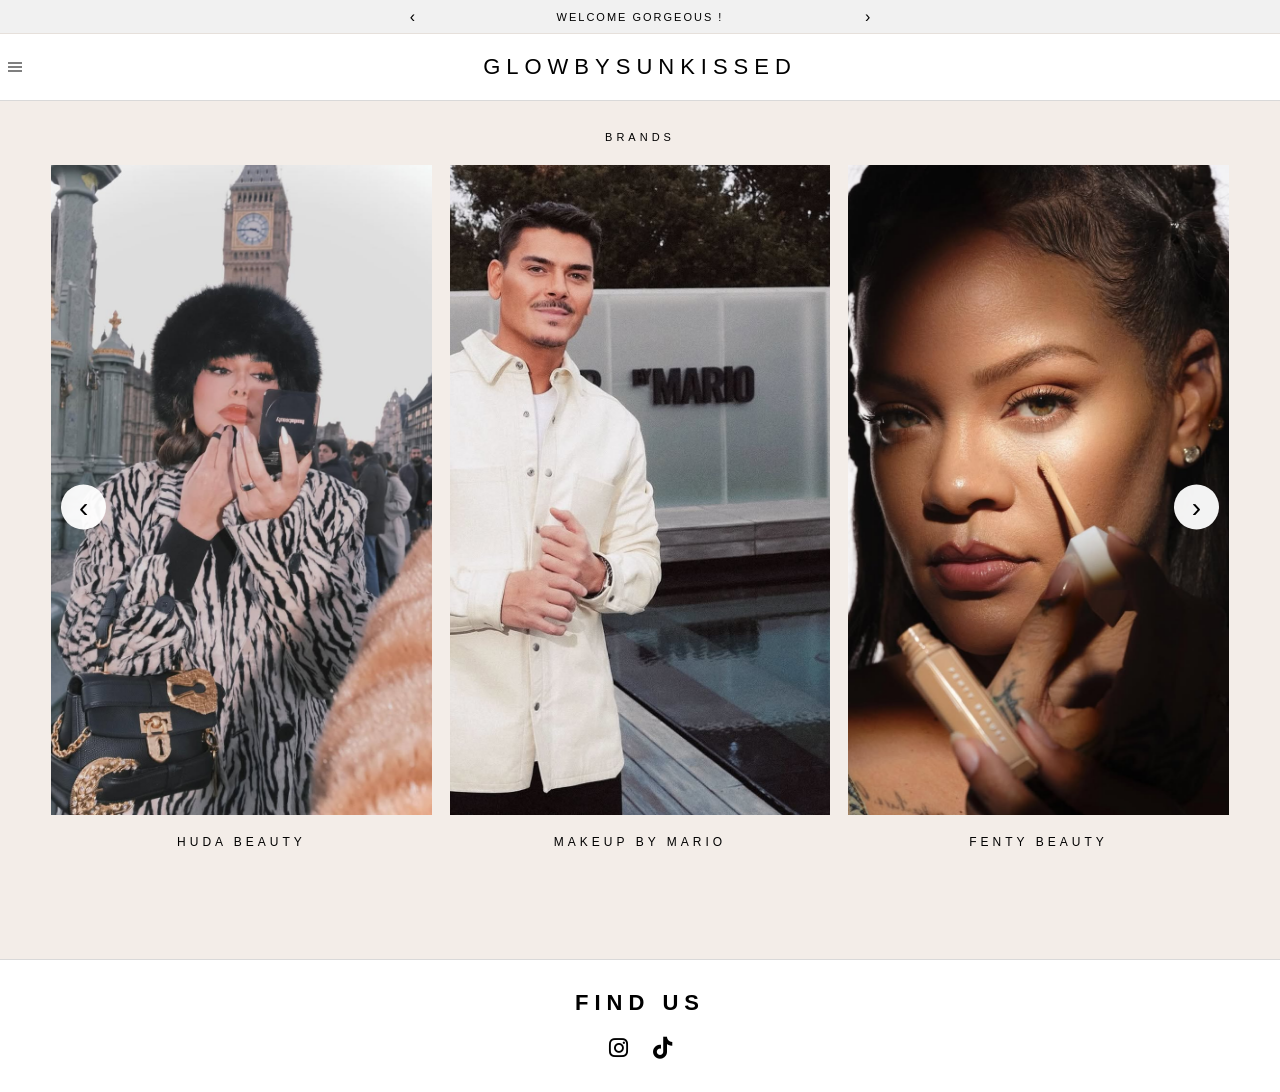
<file: index.html>
<!DOCTYPE html>
<html lang="en">
<head>
<meta charset="UTF-8">
<meta name="viewport" content="width=device-width, initial-scale=1.0">
<link rel="icon" type="image/png" href="iconn.png">
<title>glowbysunkissed</title>
<link rel="stylesheet" href="TitlePage1.css">
</head>

<body>

<div class="announcement-bar">

<button class="announce-btn" id="announcePrev">&#8249;</button>

<div class="announcement-container">
<div class="announcement-slider" id="announcementSlider">
<span class="announcement-item">WELCOME GORGEOUS !</span>
<span class="announcement-item">YOUR FAVORITE BRANDS ARE WAITING</span>
<span class="announcement-item">KEEP GLOWING BEAUTIFUL</span>
</div>
</div>

<button class="announce-btn" id="announceNext">&#8250;</button>

</div>

<header class="fenty-header">

<!-- MOBILE OVERLAY -->
<div class="mobile-overlay" id="mobileOverlay"></div>

<!-- MOBILE MENU -->
<div class="mobile-menu" id="mobileMenu">

  <div class="mobile-menu-header">
    <span>MENU</span>
    <button class="mobile-close" id="closeMenuBtn" aria-label="Close menu">&times;</button>
  </div>

  <div class="mobile-menu-content">

    <a href="face" class="mobile-menu-link">FACE</a>
    <a href="cheeks" class="mobile-menu-link">CHEEKS</a>
    <a href="eyes" class="mobile-menu-link">EYES</a>
    <a href="lips" class="mobile-menu-link">LIPS</a>
    <a href="brush" class="mobile-menu-link">BRUSH</a>

    <!-- BRANDS COMBO BOX -->
    <div class="mobile-menu-group brands-combo">
      <button class="mobile-menu-link combo-toggle" type="button">
        <span>BRANDS</span>
        <span class="combo-icon">+</span>
      </button>

      <div class="mobile-submenu">
        <a href="hudabeauty">HUDABEAUTY</a>
        <a href="makeupbymario">MAKEUPBYMARIO</a>
        <a href="fentybeauty">FENTYBEAUTY</a>
        <a href="refy">REFY</a>
        <a href="loca">LOCA</a>
        <a href="kosas">KOSAS</a>
        <a href="onesize">ONESIZE</a>
        <a href="hauslabs">HAUSLABS</a>
        <a href="saie">SAIE</a>
      </div>
    </div>

    <div class="mobile-world-title">
      <strong>GLOW</strong> WORLD
    </div>

    <div class="mobile-world-links">
      <a href="#" class="mobile-menu-link findus-toggle">FIND US</a>

      <div class="findus-submenu">
        <a href="https://www.instagram.com/glow.bysunkissed">INSTAGRAM</a>
        <a href="https://www.tiktok.com/@sunkissedreview">TIKTOK</a>
      </div>

      <a href="ourstory">OUR STORY</a>
    </div>

  </div>
</div>

<!-- MENU ICON -->
<div class="menu-icon" id="menuBtn">
<span></span>
<span></span>
<span></span>
</div>

<h1>
<a href="index.html" class="logo-link">GLOWBYSUNKISSED</a>
</h1>

</header>

<!-- MEGA MENU -->
<div class="mega-menu">
  <div class="mega-grid">

    <a href="face" class="mega-item">
      <img src="headerpc/face.jpg" alt="FACE">
      <p>FACE</p>
    </a>

    <a href="cheeks" class="mega-item">
      <img src="headerpc/cheeks.jpg" alt="CHEEKS">
      <p>CHEEKS</p>
    </a>

    <a href="eyes" class="mega-item">
      <img src="headerpc/eyes.jpg" alt="EYES">
      <p>EYES</p>
    </a>

    <a href="lips" class="mega-item">
      <img src="headerpc/lips.jpg" alt="LIPS">
      <p>LIPS</p>
    </a>

    <a href="brush" class="mega-item">
      <img src="headerpc/brush.jpg" alt="BRUSH">
      <p>BRUSH</p>
    </a>

  </div>
</div>

<section class="categories-section">

<p class="sub-title">BRANDS</p>

<div class="categories-wrapper">

<button class="nav-btn prev" id="prevBtn">&#8249;</button>

<div class="categories-slider" id="categoriesSlider">

<!-- Huda Beauty -->
<div class="category-card">
<div class="category-image-box">
<img src="titleHudabeauty.jpg" alt="HUDA BEAUTY">
<a href="hudabeauty" class="view-product-btn">EXPLORE</a>
</div>
<span class="category-label">HUDA BEAUTY</span>
</div>

<!-- Makeup By Mario -->
<div class="category-card">
<div class="category-image-box">
<img src="titleMakeupByMario.jpg" alt="MAKEUP BY MARIO">
<a href="makeupbymario" class="view-product-btn">EXPLORE</a>
</div>
<span class="category-label">MAKEUP BY MARIO</span>
</div>

<!-- Fenty Beauty -->
<div class="category-card">
<div class="category-image-box">
<img src="titleFentyBeauty.jpg" alt="FENTY BEAUTY">
<a href="fentybeauty" class="view-product-btn">EXPLORE</a>
</div>
<span class="category-label">FENTY BEAUTY</span>
</div>

<!-- REFY -->
<div class="category-card">
<div class="category-image-box">
<img src="titleREFY.jpg" alt="REFY">
<a href="refy" class="view-product-btn">EXPLORE</a>
</div>
<span class="category-label">REFY</span>
</div>

<!-- LOCA -->
<div class="category-card">
<div class="category-image-box">
<img src="titleLoca.jpg" alt="LOCA">
<a href="loca" class="view-product-btn">EXPLORE</a>
</div>
<span class="category-label">LOCA</span>
</div>

<!-- KOSAS -->
<div class="category-card">
<div class="category-image-box">
<img src="titleKosas.jpg" alt="KOSAS">
<a href="kosas" class="view-product-btn">EXPLORE</a>
</div>
<span class="category-label">KOSAS</span>
</div>

<!-- ONESIZE -->
<div class="category-card">
<div class="category-image-box">
<img src="titleOnesize.jpg" alt="ONE/SIZE">
<a href="onesize" class="view-product-btn">EXPLORE</a>
</div>
<span class="category-label">ONE/SIZE</span>
</div>

<!-- HAUS LABS -->
<div class="category-card">
<div class="category-image-box">
<img src="titleHausLabss143.jpg" alt="HAUS LABS">
<a href="hauslabs" class="view-product-btn">EXPLORE</a>
</div>
<span class="category-label">HAUS LABS</span>
</div>

<!-- Saie -->
<div class="category-card">
<div class="category-image-box">
<img src="titleSaie.jpg" alt="SAIE">
<a href="saie" class="view-product-btn">EXPLORE</a>
</div>
<span class="category-label">SAIE</span>
</div>

</div>

<button class="nav-btn next" id="nextBtn">&#8250;</button>

</div>
</section>

<footer class="footer-findus" id="findus">

<h1>FIND US</h1>

<div class="social-icons">
<a href="https://www.instagram.com/glow.bysunkissed"><i class="fa-brands fa-instagram"></i></a>
<a href="https://www.tiktok.com/@sunkissedreview"><i class="fa-brands fa-tiktok"></i></a>
</div>

</footer>

<link rel="stylesheet" href="https://cdnjs.cloudflare.com/ajax/libs/font-awesome/6.5.0/css/all.min.css">

<script src="titlepage.js"></script>

</body>
</html>
</file>
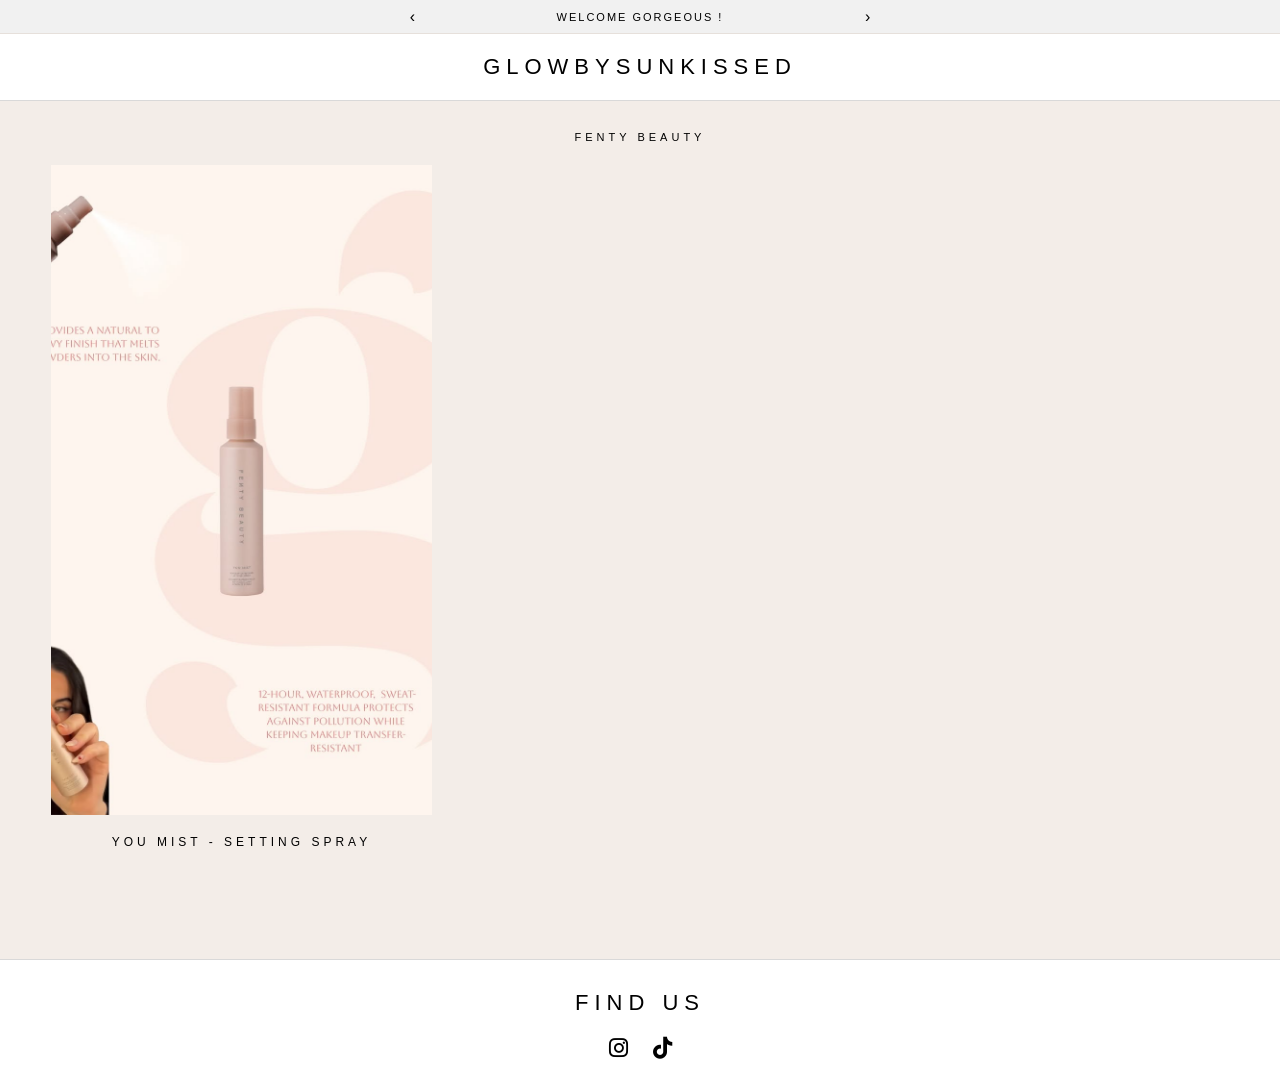
<file: fentybeauty.html>
<!DOCTYPE html>
<html lang="en">
<head>
<meta charset="UTF-8">
<title>glowbysunkissed</title>
<meta name="viewport" content="width=device-width, initial-scale=1.0">
  <link rel="icon" type="image/png" href="iconn.png">
<link rel="stylesheet" href="products.css">
</head>

<body>
<div class="announcement-bar">

<button class="announce-btn" id="announcePrev">&#8249;</button>

<div class="announcement-container">
  <div class="announcement-slider" id="announcementSlider">

    <span class="announcement-item">WELCOME GORGEOUS !</span>
    <span class="announcement-item">YOUR FAVORITE BRANDS ARE WAITING</span>
    <span class="announcement-item">KEEP GLOWING BEAUTIFUL</span>

  </div>
</div>

<button class="announce-btn" id="announceNext">&#8250;</button>

</div>
<header class="fenty-header">
<h1>
<a href="/index" class="logo-link">GLOWBYSUNKISSED</a>
</h1>
</header>

<section class="categories-section">
<p class="sub-title">FENTY BEAUTY</p>

<div class="categories-wrapper">

<div class="categories-slider" id="categoriesSlider">

<!-- PRODUCT 1 -->
<div class="category-card">
<div class="category-image-box">

<img src="FentyBeauty/Product1.jpg" class="img-main">
<img src="FentyBeauty/PRODUCT 2of1.jpg" class="img-hover">

<a href="" class="view-product-btn">MINI SIZE<BR>BD 6.5</a>

</div>
<span class="category-label">YOU MIST - SETTING SPRAY </span>
</div>

<!-- PRODUCT 2
<div class="category-card">
<div class="category-image-box">

<img src="HUDA BEAUTY PRODUCTS/product 2.jpg" class="img-main">
<img src="HUDA BEAUTY PRODUCTS/Product 2of2.jpg" class="img-hover">

<a href="#" class="view-product-btn">BD 16.5</a>

</div>
<span class="category-label">EASY BAKE PRESSED POWDER 
</span>
</div>

PRODUCT 3
<div class="category-card">
<div class="category-image-box">

<img src="HUDA BEAUTY PRODUCTS/PRODUCT 11.jpg" class="img-main">
<img src="HUDA BEAUTY PRODUCTS/PRODUCT 2of11.jpg" class="img-hover">

<a href="#" class="view-product-btn">BD 9</a>

</div>
<span class="category-label">BLUSH FILTER LIQUID BLUSH
</span>
</div>

</div>

</div> -->
</section>
<footer class="footer-findus">

  <h1>FIND US</h1>

  <div class="social-icons">

    <a href="https://www.instagram.com/glow.bysunkissed?utm_source=ig_web_button_share_sheet&igsh=ZDNlZDc0MzIxNw=="><i class="fa-brands fa-instagram"></i></a>
    <a href="https://www.tiktok.com/@sunkissedreview?_r=1&_t=ZS-94e5HnaleOu"><i class="fa-brands fa-tiktok"></i></a>
  </div>

</footer>

<!-- ICON LIBRARY -->
<link rel="stylesheet" href="https://cdnjs.cloudflare.com/ajax/libs/font-awesome/6.5.0/css/all.min.css">

<script src="products.js"></script>

</body>
</html>
</file>
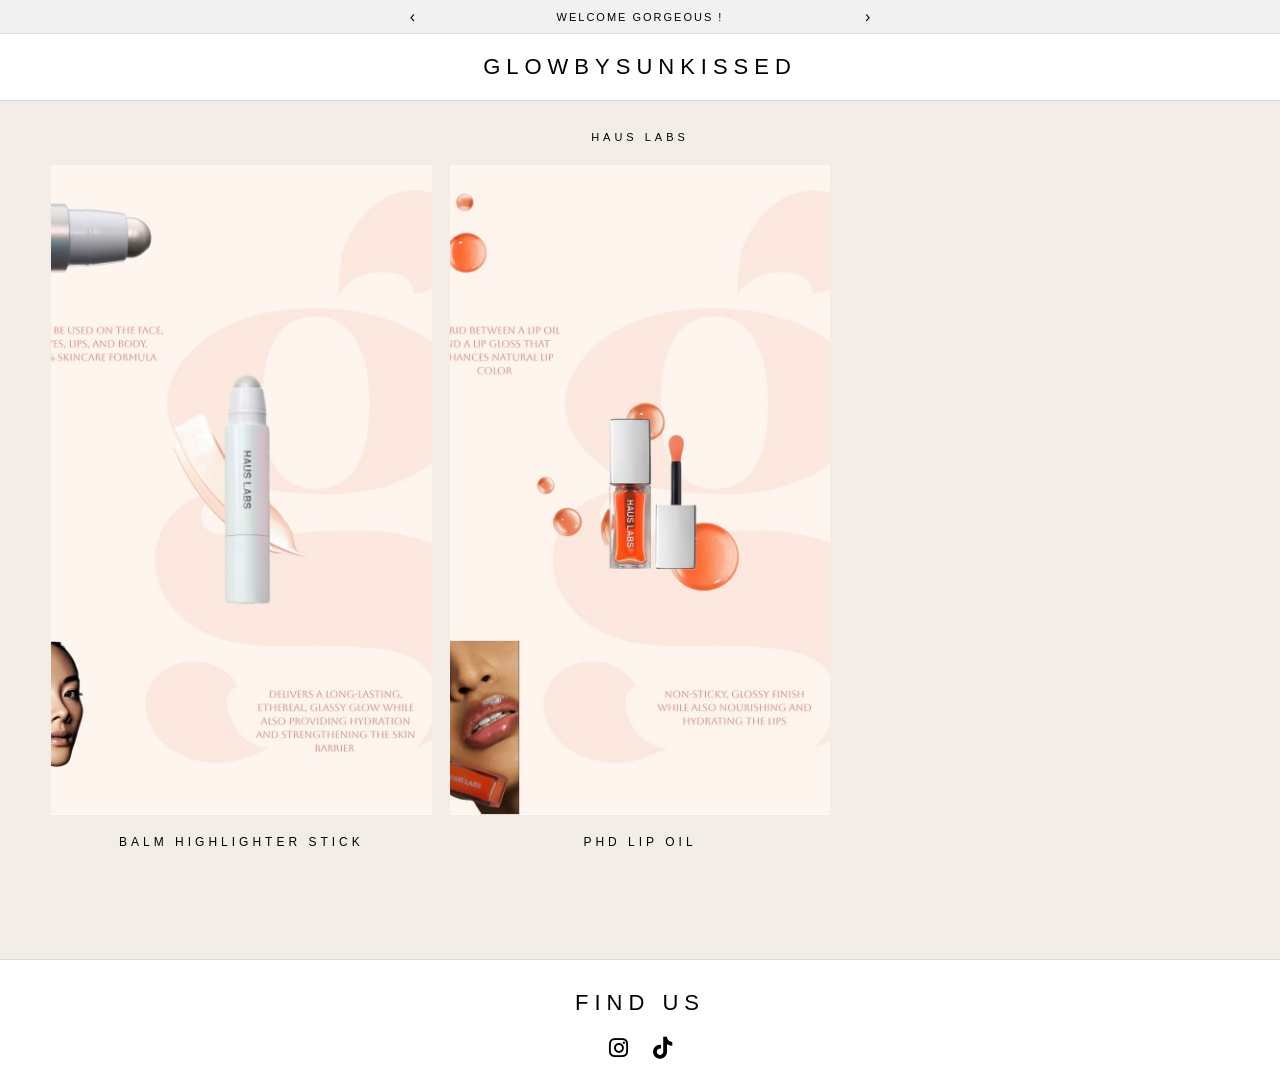
<file: hauslabs.html>
<!DOCTYPE html>
<html lang="en">
<head>
<meta charset="UTF-8">
<title>glowbysunkissed</title>
<meta name="viewport" content="width=device-width, initial-scale=1.0">
  <link rel="icon" type="image/png" href="iconn.png">
<link rel="stylesheet" href="products.css">
</head>

<body>
<div class="announcement-bar">

<button class="announce-btn" id="announcePrev">&#8249;</button>

<div class="announcement-container">
  <div class="announcement-slider" id="announcementSlider">

    <span class="announcement-item">WELCOME GORGEOUS !</span>
    <span class="announcement-item">YOUR FAVORITE BRANDS ARE WAITING</span>
    <span class="announcement-item">KEEP GLOWING BEAUTIFUL</span>

  </div>
</div>

<button class="announce-btn" id="announceNext">&#8250;</button>

</div>

<header class="fenty-header">
<h1>
<a href="/index" class="logo-link">GLOWBYSUNKISSED</a>
</h1>
</header>

<section class="categories-section">
<p class="sub-title">HAUS LABS</p>

<div class="categories-wrapper">

<div class="categories-slider" id="categoriesSlider">

<!-- PRODUCT 1 -->
<div class="category-card">
<div class="category-image-box">

<img src="HausLabs/product 1.jpg" class="img-main">
<img src="HausLabs/product 2of1.jpg" class="img-hover">
<select class="shade-select">
<option selected disabled>AVAILABLE SHADES</option>
<option>GLASSY OPAL </option>


</select>

<a href="" class="view-product-btn">BD 12</a>

</div>
<span class="category-label">BALM HIGHLIGHTER STICK</span>
</div>

<!-- PRODUCT 2 -->
<div class="category-card">
<div class="category-image-box">

<img src="HausLabs/product 2.jpg" class="img-main">
<img src="HausLabs/product 2of2.jpg" class="img-hover">
<a href="" class="view-product-btn">BD 13 </a>
<select class="shade-select">
<option selected disabled>AVAILABLE SHADES</option>
<option>SECONDARY </option>


</select>
</div>
<span class="category-label">PHD LIP OIL</span>
</div>

<!-- PRODUCT 3
<div class="category-card">
<div class="category-image-box">

<img src="HUDA BEAUTY PRODUCTS/PRODUCT 11.jpg" class="img-main">
<img src="HUDA BEAUTY PRODUCTS/PRODUCT 2of11.jpg" class="img-hover">

<a href="#" class="view-product-btn">BD 9</a>

</div>
<span class="category-label">BLUSH FILTER LIQUID BLUSH
</span>
</div>

</div>

</div> -->
</section>
<footer class="footer-findus">

  <h1>FIND US</h1>

  <div class="social-icons">

    <a href="https://www.instagram.com/glow.bysunkissed?utm_source=ig_web_button_share_sheet&igsh=ZDNlZDc0MzIxNw=="><i class="fa-brands fa-instagram"></i></a>
    <a href="https://www.tiktok.com/@sunkissedreview?_r=1&_t=ZS-94e5HnaleOu"><i class="fa-brands fa-tiktok"></i></a>
  </div>

</footer>

<!-- ICON LIBRARY -->
<link rel="stylesheet" href="https://cdnjs.cloudflare.com/ajax/libs/font-awesome/6.5.0/css/all.min.css">

<script src="products.js"></script>

</body>
</html>
</file>
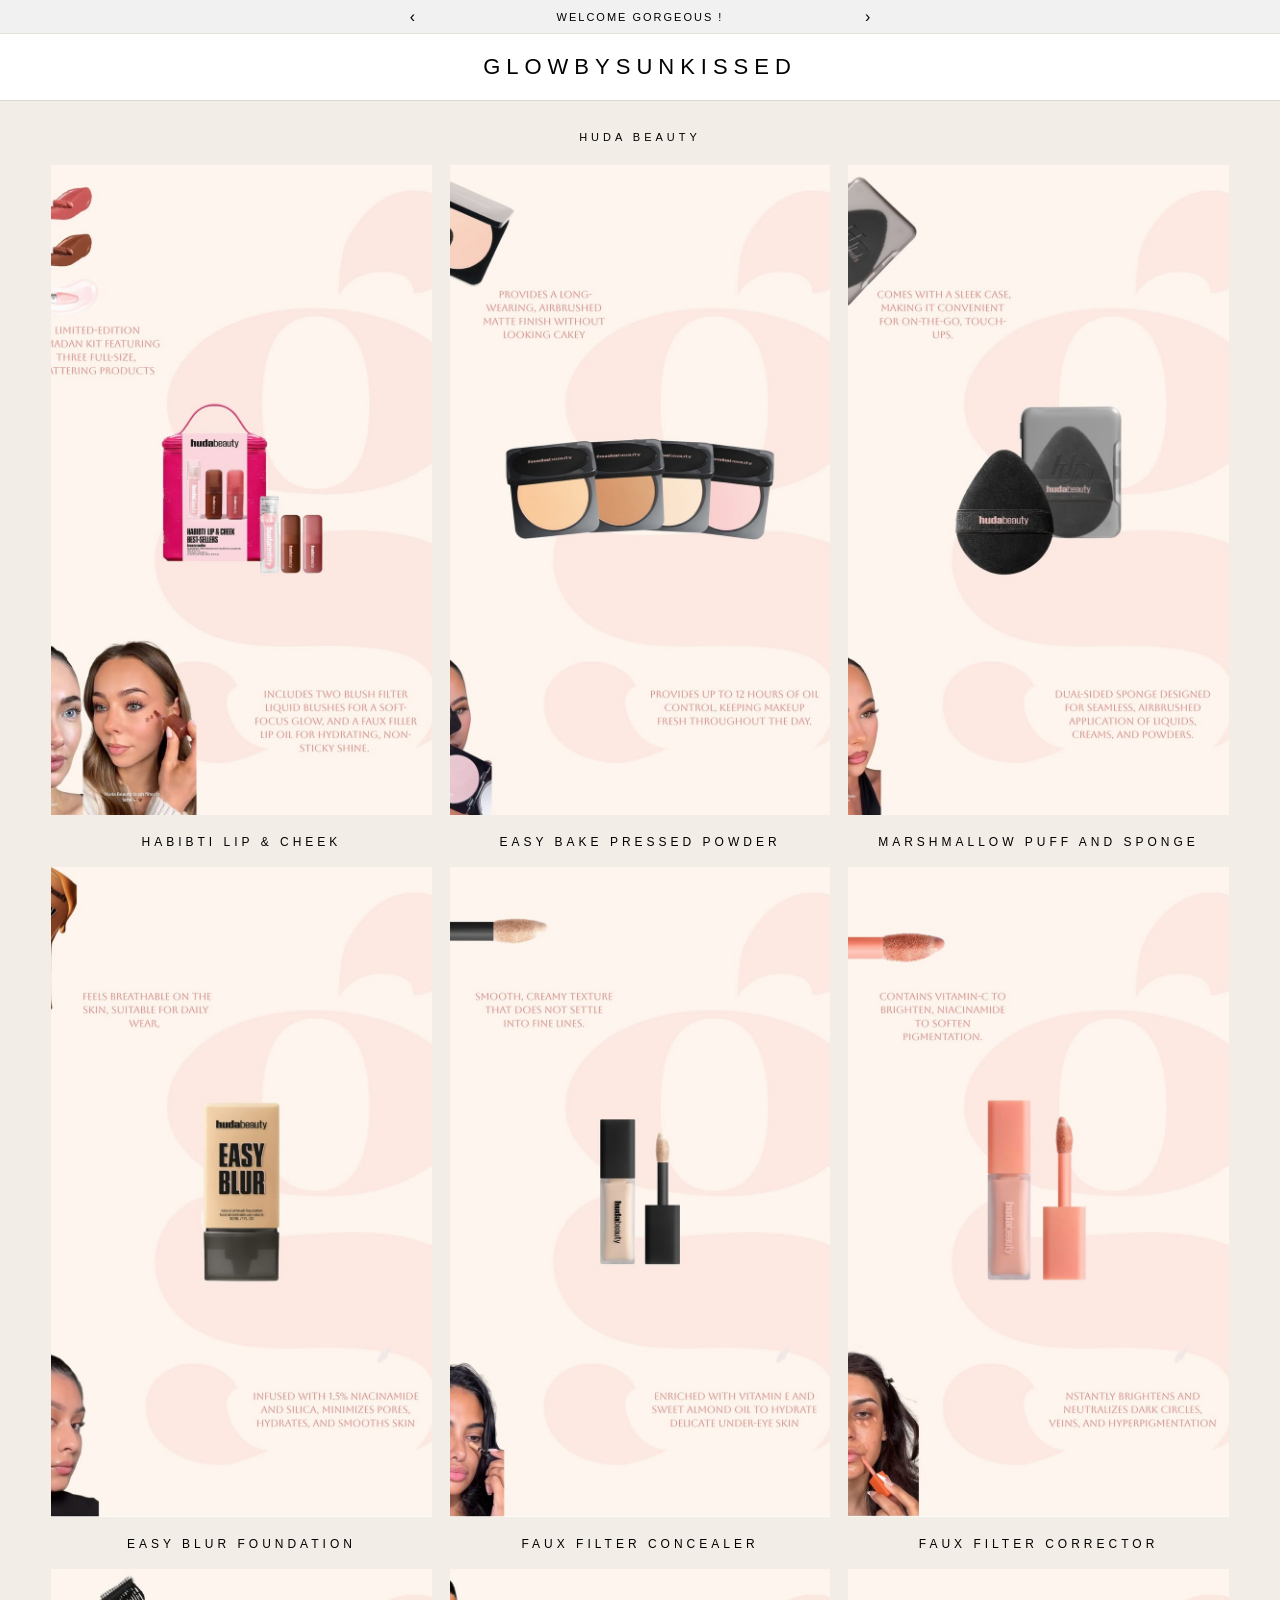
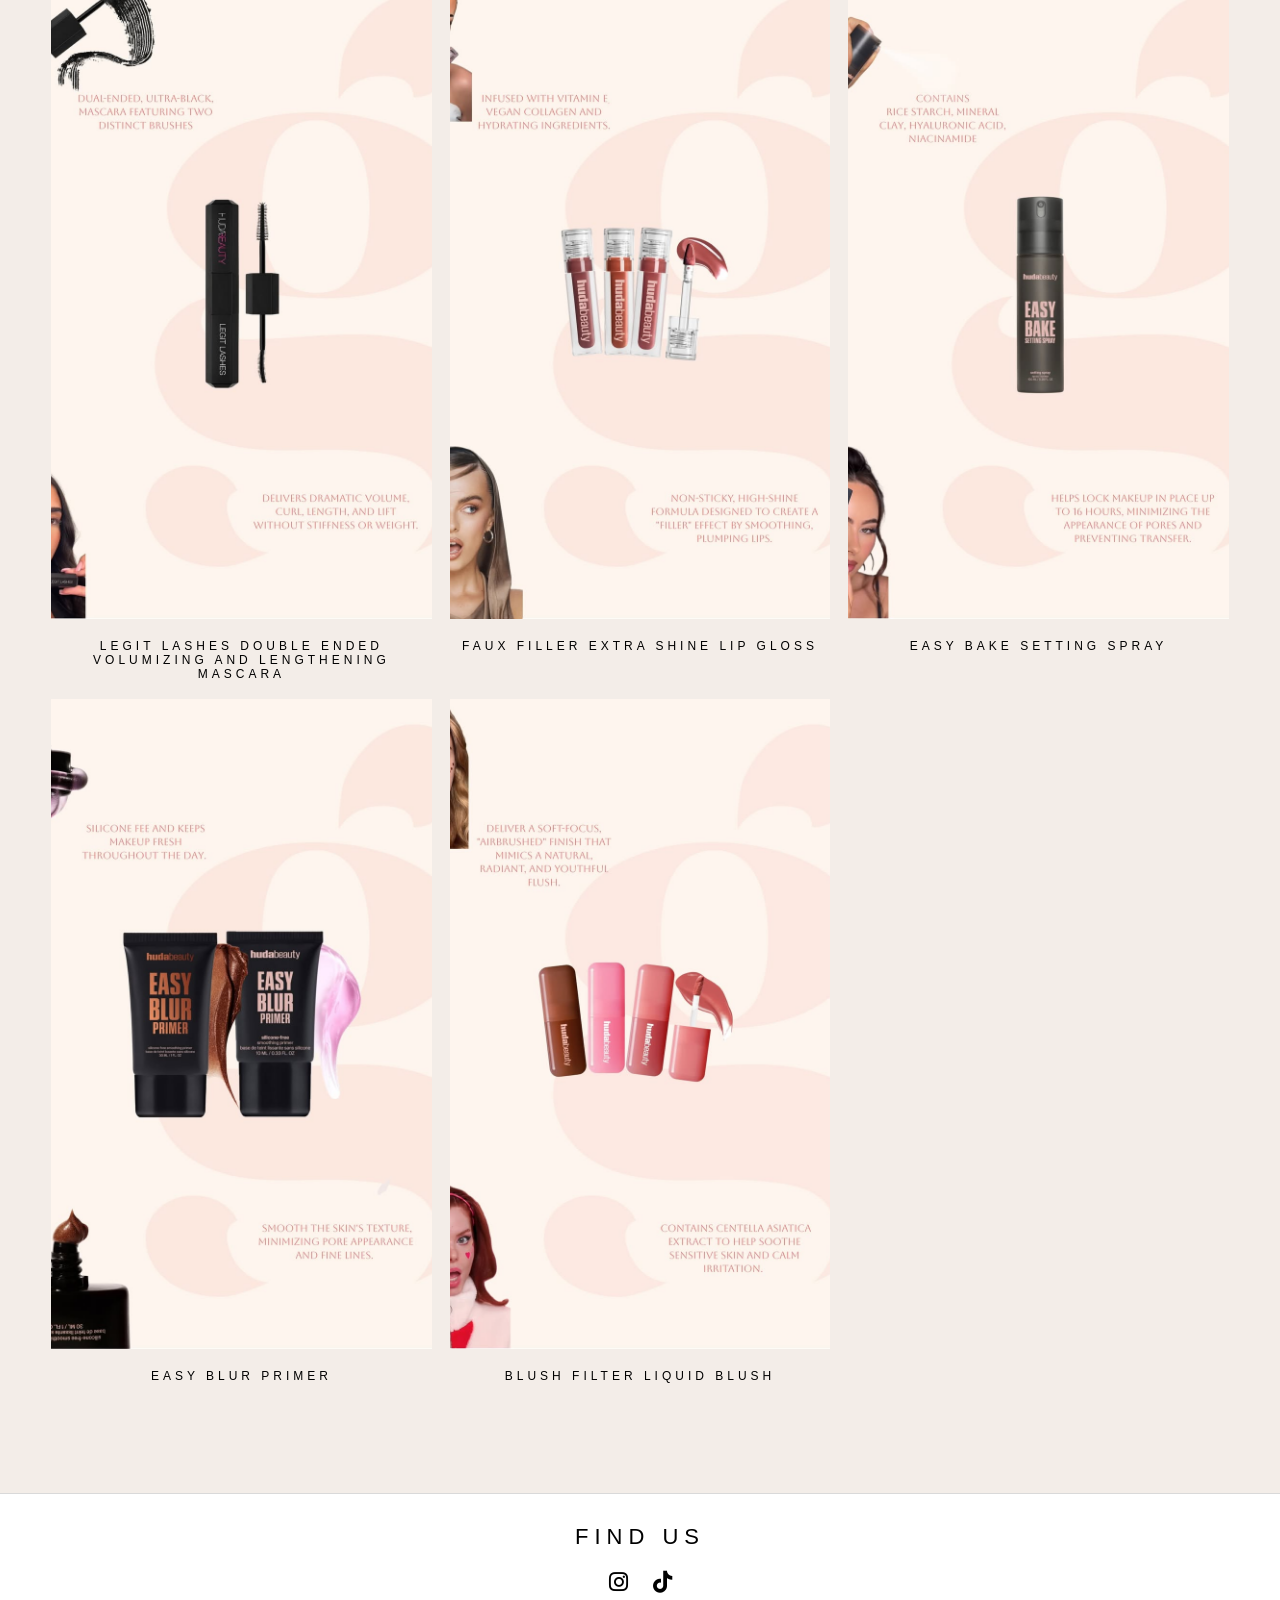
<file: hudabeauty.html>
<!DOCTYPE html>
<html lang="en">
<head>
<meta charset="UTF-8">
<title>glowbysunkissed</title>
<meta name="viewport" content="width=device-width, initial-scale=1.0">
  <link rel="icon" type="image/png" href="iconn.png">
<link rel="stylesheet" href="products.css">
</head>

<body>
<div class="announcement-bar">

<button class="announce-btn" id="announcePrev">&#8249;</button>

<div class="announcement-container">
  <div class="announcement-slider" id="announcementSlider">

    <span class="announcement-item">WELCOME GORGEOUS !</span>
    <span class="announcement-item">YOUR FAVORITE BRANDS ARE WAITING</span>
    <span class="announcement-item">KEEP GLOWING BEAUTIFUL</span>

  </div>
</div>

<button class="announce-btn" id="announceNext">&#8250;</button>

</div>
<header class="fenty-header">
<h1>
<a href="/index" class="logo-link">GLOWBYSUNKISSED</a>
</h1>
</header>

<section class="categories-section">
<p class="sub-title">HUDA BEAUTY</p>

<div class="categories-wrapper">

<div class="categories-slider" id="categoriesSlider">

<!-- PRODUCT 1 -->
<div class="category-card">
<div class="category-image-box">

<img src="HUDA BEAUTY PRODUCTS/Product 1.jpg" class="img-main">
<img src="HUDA BEAUTY PRODUCTS/Product 2of1.jpg" class="img-hover">
<select class="shade-select">
<option selected disabled>INCLUDES 3 FULL SIZE PRODUCTS</option>
<option>LIQUID BLUSH – STRAWBERRY CREAM</option>
<option>LIQUID BLUSH (BLONZER) – LATTE</option>
<option>FAUX FILLER LIP OIL – JUICY PINK LADY</option>
</select>
<a href="" class="view-product-btn">BD 19</a>
</div>
<span class="category-label">HABIBTI LIP & CHEEK </span>
</div>





<!-- PRODUCT 2 -->
<div class="category-card">
<div class="category-image-box">

<img src="HUDA BEAUTY PRODUCTS/product 2.jpg" class="img-main">
<img src="HUDA BEAUTY PRODUCTS/Product 2of2.jpg" class="img-hover">

<a href="#" class="view-product-btn">BD 16.5</a>
<select class="shade-select">
<option selected disabled>AVAILABLE SHADES</option>
<option>POUND CAKE</option>

</select>
</div>
<span class="category-label">EASY BAKE PRESSED POWDER 
</span>
</div>






<!-- PRODUCT 3 -->
<div class="category-card">
<div class="category-image-box">

<img src="HUDA BEAUTY PRODUCTS/Product 3.jpg" class="img-main">
<img src="HUDA BEAUTY PRODUCTS/product 2of3.jpg" class="img-hover">

<a href="#" class="view-product-btn">BD 6</a>

</div>
<span class="category-label">MARSHMALLOW PUFF AND SPONGE </span>
</div>





<!-- PRODUCT 4 -->
<div class="category-card">
<div class="category-image-box">

<img src="HUDA BEAUTY PRODUCTS/PRODUCT 4.jpg" class="img-main">
<img src="HUDA BEAUTY PRODUCTS/product 2of4.jpg" class="img-hover">

<a href="#" class="view-product-btn">BD 17</a>
<select class="shade-select">
<option selected disabled>AVAILABLE SHADES</option>
<option>TOASTED COCONUT 240N</option>
<option>CHEESECAKE 250G</option>
<option>AMARETTI 310G</option>
</select>
</div>
<span class="category-label">EASY BLUR FOUNDATION </span>
</div>





<!-- PRODUCT 5 -->
<div class="category-card">
<div class="category-image-box">

<img src="HUDA BEAUTY PRODUCTS/PRODUCT 5.jpg" class="img-main">
<img src="HUDA BEAUTY PRODUCTS/PRODUCT 2of5.jpg" class="img-hover">

<a href="#" class="view-product-btn">BD 12.5</a>
<select class="shade-select">
<option selected disabled>AVAILABLE SHADES</option>
<option>COOKIE DOUGH 4.3N</option>
<option>TOASTED ALMOND 5.3G</option>
</select>
</div>
<span class="category-label">FAUX FILTER CONCEALER</span>
</div>





<!-- PRODUCT 6 -->
<div class="category-card">
<div class="category-image-box">

<img src="HUDA BEAUTY PRODUCTS/PRODUCT 6.jpg" class="img-main">
<img src="HUDA BEAUTY PRODUCTS/PRODUCT 2of6.jpg" class="img-hover">

<a href="#" class="view-product-btn">BD 12.5</a>
<select class="shade-select">
<option selected disabled>AVAILABLE SHADES</option>
<option>PINK POMELO</option>
</select>
</div>
<span class="category-label">FAUX FILTER CORRECTOR</span>
</div>




<!-- PRODUCT 7 -->
<div class="category-card">
<div class="category-image-box">

<img src="HUDA BEAUTY PRODUCTS/PRODUCT 7.jpg" class="img-main">
<img src="HUDA BEAUTY PRODUCTS/PRODUCT 2of7.jpg" class="img-hover">

<a href="#" class="view-product-btn">MINI SIZE<br>BD 4.5</a>

</div>
<span class="category-label">LEGIT LASHES DOUBLE ENDED VOLUMIZING AND LENGTHENING MASCARA</span>
</div>




<!-- PRODUCT 8 -->
<div class="category-card">
<div class="category-image-box">

<img src="HUDA BEAUTY PRODUCTS/PRODUCT 8.jpg" class="img-main">
<img src="HUDA BEAUTY PRODUCTS/PRODUCT 2of8.jpg" class="img-hover">

<a href="#" class="view-product-btn">BD 9</a>
<select class="shade-select">
<option selected disabled>AVAILABLE SHADES</option>
<option>FOXY</option>
<option>POSH</option>
<option>GLASSY</option>
<option>SUGAR BABY</option>
<option>BOMBSHELL</option>
</select>
</div>
<span class="category-label">FAUX FILLER EXTRA SHINE LIP GLOSS</span>
</div>




<!-- PRODUCT 9 -->
<div class="category-card">
<div class="category-image-box">

<img src="HUDA BEAUTY PRODUCTS/PRODUCT 9.jpg" class="img-main">
<img src="HUDA BEAUTY PRODUCTS/product 2of9.jpg" class="img-hover">

<a href="#" class="view-product-btn">BD 11</a>

</div>
<span class="category-label">EASY BAKE SETTING SPRAY</span>
</div>




<!-- PRODUCT 10 -->
<div class="category-card">
<div class="category-image-box">

<img src="HUDA BEAUTY PRODUCTS/PRODUCT 10.jpg" class="img-main">
<img src="HUDA BEAUTY PRODUCTS/PRODUCT 2of10.jpg" class="img-hover">

<a href="#" class="view-product-btn">BD 10.5</a>
<select class="shade-select">
<option selected disabled>AVAILABLE SHADES</option>
<option>ORIGINAL</option>
<option>TINTED</option>
</select>
</div>
<span class="category-label">EASY BLUR PRIMER</span>
</div>




<!-- PRODUCT 11 -->
<div class="category-card">
<div class="category-image-box">

<img src="HUDA BEAUTY PRODUCTS/PRODUCT 11.jpg" class="img-main">
<img src="HUDA BEAUTY PRODUCTS/PRODUCT 2of11.jpg" class="img-hover">

<a href="#" class="view-product-btn">BD 9</a>
<select class="shade-select">
<option selected disabled>AVAILABLE SHADES</option>
<option>PEACH SORBET</option>
<option>BUBBLEGUM</option>
<option>LATTE</option>
<option>COCO LOCO</option>
<option>INTENSE GUAVA</option>
</select>
</div>
<span class="category-label">BLUSH FILTER LIQUID BLUSH
</span>
</div>

</div>

</div>
</section>
<footer class="footer-findus">

  <h1>FIND US</h1>

  <div class="social-icons">

    <a href="https://www.instagram.com/glow.bysunkissed?utm_source=ig_web_button_share_sheet&igsh=ZDNlZDc0MzIxNw=="><i class="fa-brands fa-instagram"></i></a>
    <a href="https://www.tiktok.com/@sunkissedreview?_r=1&_t=ZS-94e5HnaleOu"><i class="fa-brands fa-tiktok"></i></a>
  </div>

</footer>

<!-- ICON LIBRARY -->
<link rel="stylesheet" href="https://cdnjs.cloudflare.com/ajax/libs/font-awesome/6.5.0/css/all.min.css">

<script src="products.js"></script>

</body>
</html>
</file>
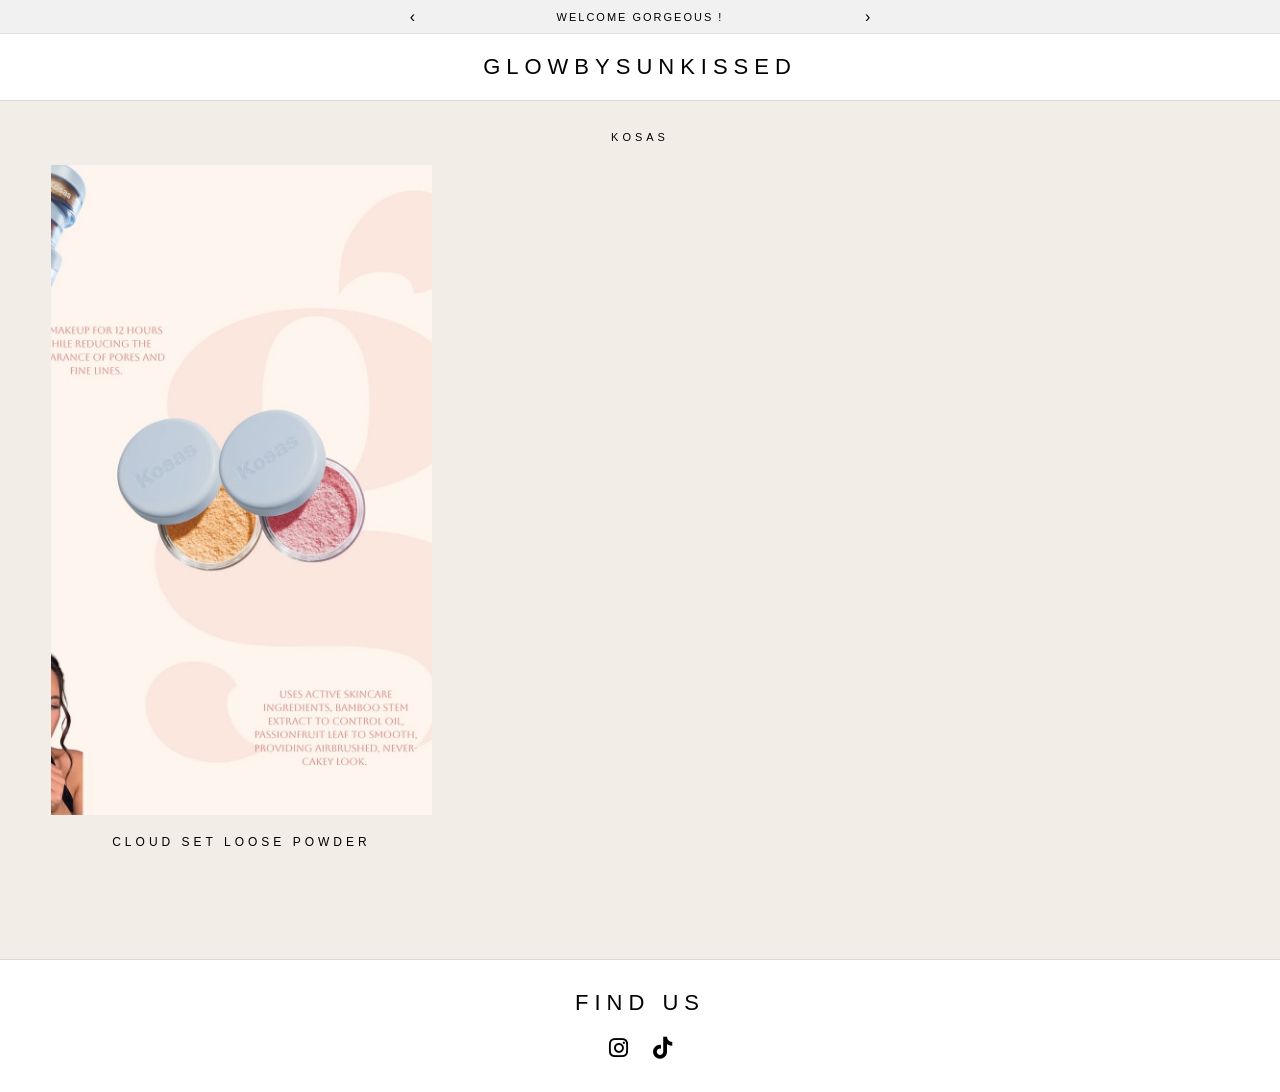
<file: kosas.html>
<!DOCTYPE html>
<html lang="en">
<head>
<meta charset="UTF-8">
<meta name="viewport" content="width=device-width, initial-scale=1.0">
  <link rel="icon" type="image/png" href="iconn.png">
<title>glowbysunkissed</title>
<link rel="stylesheet" href="products.css">
</head>

<body>
<div class="announcement-bar">

<button class="announce-btn" id="announcePrev">&#8249;</button>

<div class="announcement-container">
  <div class="announcement-slider" id="announcementSlider">

    <span class="announcement-item">WELCOME GORGEOUS !</span>
    <span class="announcement-item">YOUR FAVORITE BRANDS ARE WAITING</span>
    <span class="announcement-item">KEEP GLOWING BEAUTIFUL</span>

  </div>
</div>

<button class="announce-btn" id="announceNext">&#8250;</button>

</div>
<header class="fenty-header">
<h1>
<a href="/index" class="logo-link">GLOWBYSUNKISSED</a>
</h1>
</header>

<section class="categories-section">
<p class="sub-title">KOSAS</p>

<div class="categories-wrapper">

<div class="categories-slider" id="categoriesSlider">

<!-- PRODUCT 1 -->
<div class="category-card">
<div class="category-image-box">

<img src="kosas/product 1.jpg" class="img-main">
<img src="kosas/product 2of1.jpg" class="img-hover">

<a href="" class="view-product-btn">BD 14.5</a>
<select class="shade-select">
<option selected disabled>AVAILABLE SHADES</option>
<option>TRANSLUCENT BUTTERY </option>
<option>TRANSLUCENT CANDY </option>
</select>
</div>
<span class="category-label">CLOUD SET LOOSE POWDER</span>
</div>

<!-- PRODUCT 2
<div class="category-card">
<div class="category-image-box">

<img src="HUDA BEAUTY PRODUCTS/product 2.jpg" class="img-main">
<img src="HUDA BEAUTY PRODUCTS/Product 2of2.jpg" class="img-hover">

<a href="#" class="view-product-btn">BD 16.5</a>

</div>
<span class="category-label">EASY BAKE PRESSED POWDER 
</span>
</div>

PRODUCT 3
<div class="category-card">
<div class="category-image-box">

<img src="HUDA BEAUTY PRODUCTS/PRODUCT 11.jpg" class="img-main">
<img src="HUDA BEAUTY PRODUCTS/PRODUCT 2of11.jpg" class="img-hover">

<a href="#" class="view-product-btn">BD 9</a>

</div>
<span class="category-label">BLUSH FILTER LIQUID BLUSH
</span>
</div>

</div>

</div> -->
</section>
<footer class="footer-findus">

  <h1>FIND US</h1>

  <div class="social-icons">

    <a href="https://www.instagram.com/glow.bysunkissed?utm_source=ig_web_button_share_sheet&igsh=ZDNlZDc0MzIxNw=="><i class="fa-brands fa-instagram"></i></a>
    <a href="https://www.tiktok.com/@sunkissedreview?_r=1&_t=ZS-94e5HnaleOu"><i class="fa-brands fa-tiktok"></i></a>
  </div>

</footer>

<!-- ICON LIBRARY -->
<link rel="stylesheet" href="https://cdnjs.cloudflare.com/ajax/libs/font-awesome/6.5.0/css/all.min.css">

<script src="products.js"></script>

</body>
</html>
</file>
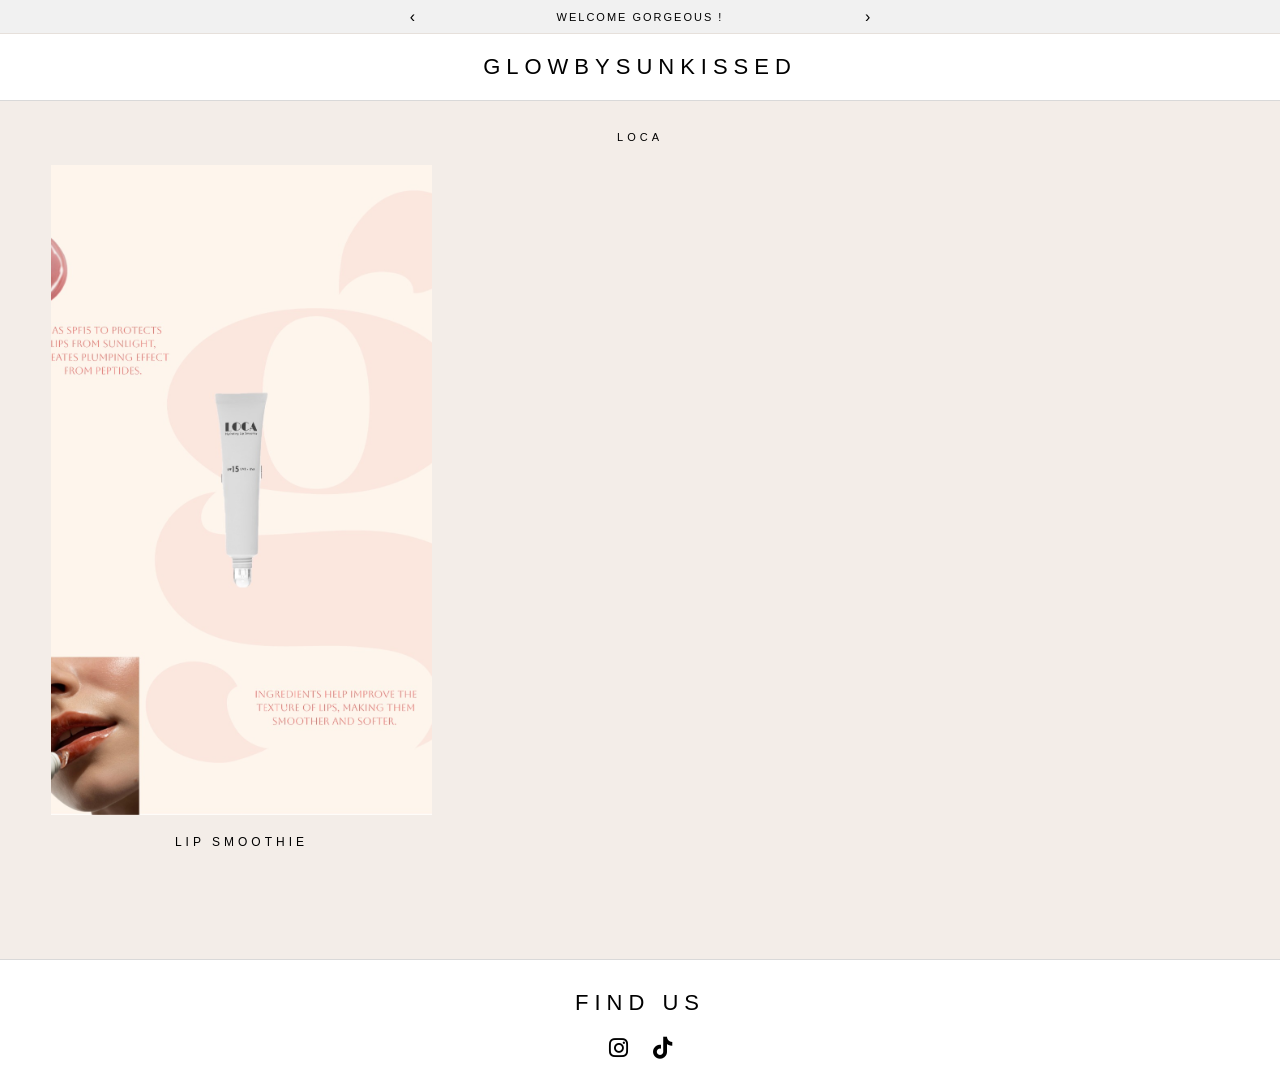
<file: loca.html>
<!DOCTYPE html>
<html lang="en">
<head>
<meta charset="UTF-8">
<meta name="viewport" content="width=device-width, initial-scale=1.0">
  <link rel="icon" type="image/png" href="iconn.png">
<title>glowbysunkissed</title>
<link rel="stylesheet" href="products.css">
</head>

<body>
<div class="announcement-bar">

<button class="announce-btn" id="announcePrev">&#8249;</button>

<div class="announcement-container">
  <div class="announcement-slider" id="announcementSlider">

    <span class="announcement-item">WELCOME GORGEOUS !</span>
    <span class="announcement-item">YOUR FAVORITE BRANDS ARE WAITING</span>
    <span class="announcement-item">KEEP GLOWING BEAUTIFUL</span>

  </div>
</div>

<button class="announce-btn" id="announceNext">&#8250;</button>

</div>
<header class="fenty-header">
<h1>
<a href="/index" class="logo-link">GLOWBYSUNKISSED</a>
</h1>
</header>

<section class="categories-section">
<p class="sub-title">LOCA</p>

<div class="categories-wrapper">

<div class="categories-slider" id="categoriesSlider">

<!-- PRODUCT 1 -->
<div class="category-card">
<div class="category-image-box">

<img src="LOCA/product 1.jpg" class="img-main">
<img src="LOCA/product 2of1.jpg" class="img-hover">

<a href="" class="view-product-btn">BD 5</a>
<select class="shade-select">
<option selected disabled>AVAILABLE SHADES</option>
<option>MAUVE FIZZ </option>
<option>PINK SUNDAE </option>
<option>VANILLA SWIRL </option>
</select>
</div>
<span class="category-label">LIP SMOOTHIE</span>
</div>

<!-- PRODUCT 2
<div class="category-card">
<div class="category-image-box">

<img src="HUDA BEAUTY PRODUCTS/product 2.jpg" class="img-main">
<img src="HUDA BEAUTY PRODUCTS/Product 2of2.jpg" class="img-hover">

<a href="#" class="view-product-btn">BD 16.5</a>

</div>
<span class="category-label">EASY BAKE PRESSED POWDER 
</span>
</div>

PRODUCT 3
<div class="category-card">
<div class="category-image-box">

<img src="HUDA BEAUTY PRODUCTS/PRODUCT 11.jpg" class="img-main">
<img src="HUDA BEAUTY PRODUCTS/PRODUCT 2of11.jpg" class="img-hover">

<a href="#" class="view-product-btn">BD 9</a>

</div>
<span class="category-label">BLUSH FILTER LIQUID BLUSH
</span>
</div>

</div>

</div> -->
</section>
<footer class="footer-findus">

  <h1>FIND US</h1>

  <div class="social-icons">

    <a href="https://www.instagram.com/glow.bysunkissed?utm_source=ig_web_button_share_sheet&igsh=ZDNlZDc0MzIxNw=="><i class="fa-brands fa-instagram"></i></a>
    <a href="https://www.tiktok.com/@sunkissedreview?_r=1&_t=ZS-94e5HnaleOu"><i class="fa-brands fa-tiktok"></i></a>
  </div>

</footer>

<!-- ICON LIBRARY -->
<link rel="stylesheet" href="https://cdnjs.cloudflare.com/ajax/libs/font-awesome/6.5.0/css/all.min.css">

<script src="products.js"></script>

</body>
</html>
</file>
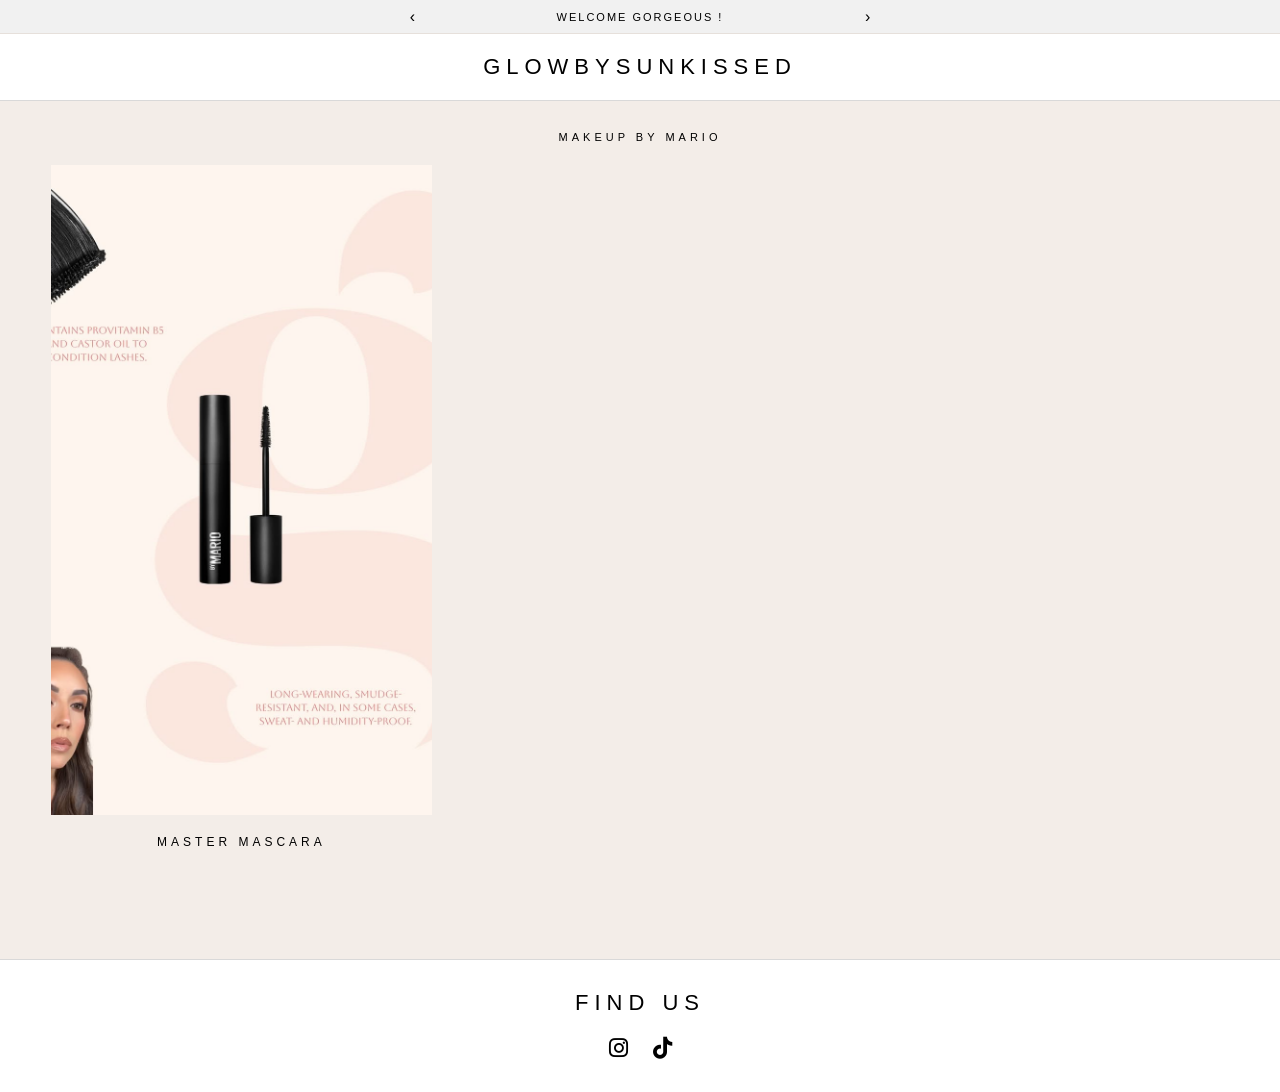
<file: makeupbymario.html>
<!DOCTYPE html>
<html lang="en">
<head>
<meta charset="UTF-8">
<title>glowbysunkissed</title>
<meta name="viewport" content="width=device-width, initial-scale=1.0">
  <link rel="icon" type="image/png" href="iconn.png">
<link rel="stylesheet" href="products.css">
</head>

<body>
<div class="announcement-bar">

<button class="announce-btn" id="announcePrev">&#8249;</button>

<div class="announcement-container">
  <div class="announcement-slider" id="announcementSlider">

    <span class="announcement-item">WELCOME GORGEOUS !</span>
    <span class="announcement-item">YOUR FAVORITE BRANDS ARE WAITING</span>
    <span class="announcement-item">KEEP GLOWING BEAUTIFUL</span>

  </div>
</div>

<button class="announce-btn" id="announceNext">&#8250;</button>

</div>
<header class="fenty-header">
<h1>
<a href="/index" class="logo-link">GLOWBYSUNKISSED</a>
</h1>
</header>

<section class="categories-section">
<p class="sub-title">MAKEUP BY MARIO</p>

<div class="categories-wrapper">

<div class="categories-slider" id="categoriesSlider">

<!-- PRODUCT 1 -->
<div class="category-card">
<div class="category-image-box">

<img src="MakeUpByMario/Product 1.jpg" class="img-main">
<img src="MakeUpByMario/Product 2of1.jpg" class="img-hover">

<a href="" class="view-product-btn">BD 12</a>

</div>
<span class="category-label">MASTER MASCARA </span>
</div>

<!-- PRODUCT 2
<div class="category-card">
<div class="category-image-box">

<img src="HUDA BEAUTY PRODUCTS/product 2.jpg" class="img-main">
<img src="HUDA BEAUTY PRODUCTS/Product 2of2.jpg" class="img-hover">

<a href="#" class="view-product-btn">BD 16.5</a>

</div>
<span class="category-label">EASY BAKE PRESSED POWDER 
</span>
</div>

PRODUCT 3
<div class="category-card">
<div class="category-image-box">

<img src="HUDA BEAUTY PRODUCTS/PRODUCT 11.jpg" class="img-main">
<img src="HUDA BEAUTY PRODUCTS/PRODUCT 2of11.jpg" class="img-hover">

<a href="#" class="view-product-btn">BD 9</a>

</div>
<span class="category-label">BLUSH FILTER LIQUID BLUSH
</span>
</div>

</div>

</div> -->
</section>
<footer class="footer-findus">

  <h1>FIND US</h1>

  <div class="social-icons">

    <a href="https://www.instagram.com/glow.bysunkissed?utm_source=ig_web_button_share_sheet&igsh=ZDNlZDc0MzIxNw=="><i class="fa-brands fa-instagram"></i></a>
    <a href="https://www.tiktok.com/@sunkissedreview?_r=1&_t=ZS-94e5HnaleOu"><i class="fa-brands fa-tiktok"></i></a>
  </div>

</footer>

<!-- ICON LIBRARY -->
<link rel="stylesheet" href="https://cdnjs.cloudflare.com/ajax/libs/font-awesome/6.5.0/css/all.min.css">

<script src="products.js"></script>

</body>
</html>
</file>
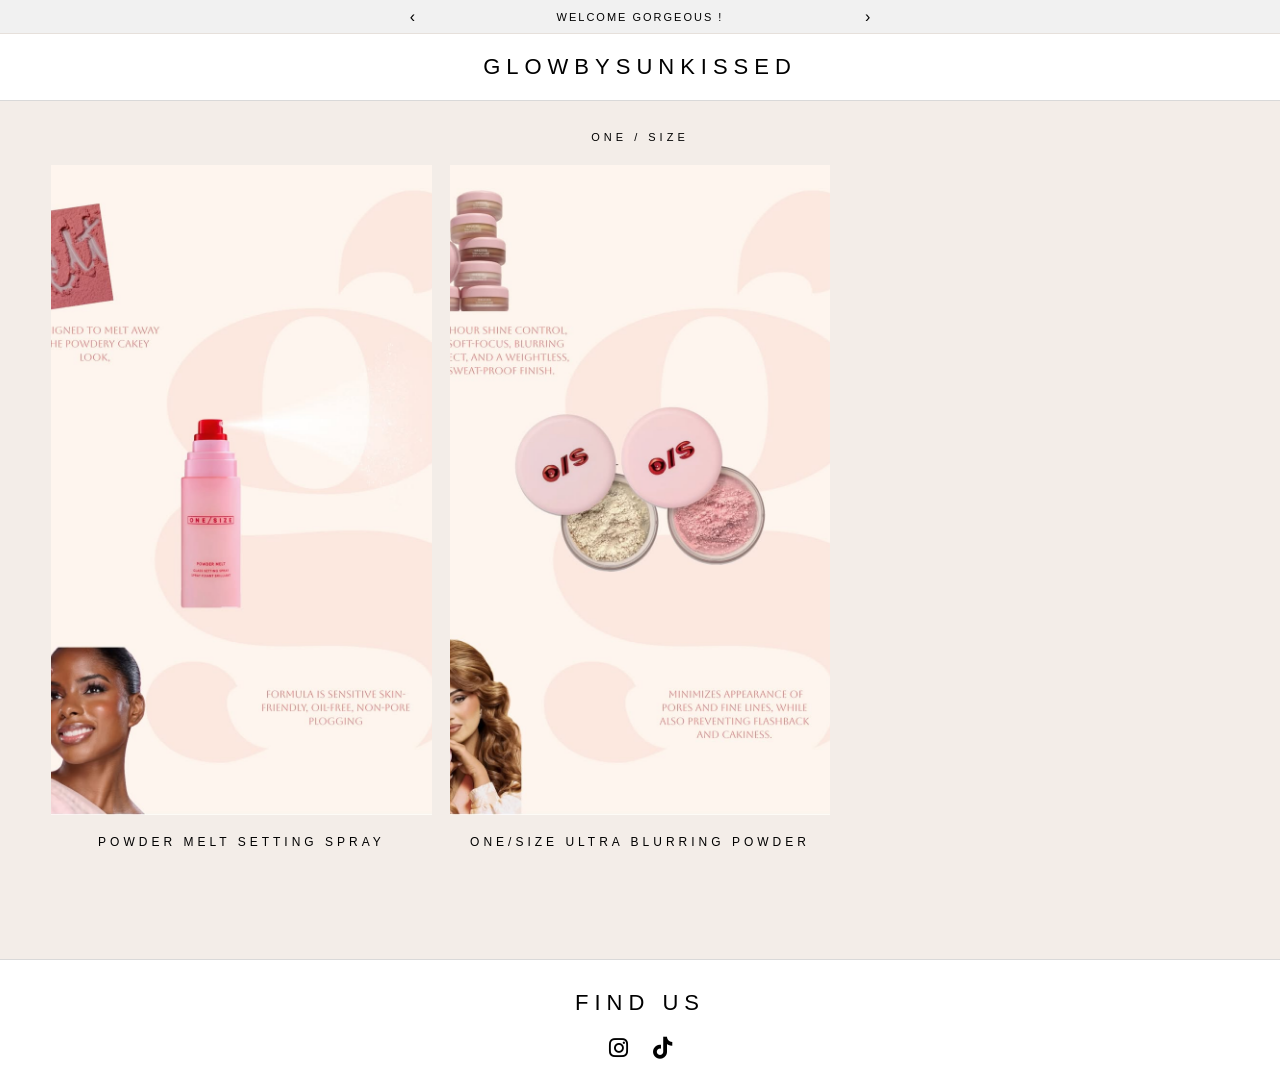
<file: onesize.html>
<!DOCTYPE html>
<html lang="en">
<head>
<meta charset="UTF-8">
<title>glowbysunkissed</title>
<meta name="viewport" content="width=device-width, initial-scale=1.0">
  <link rel="icon" type="image/png" href="iconn.png">
<link rel="stylesheet" href="products.css">
</head>

<body>
  <div class="announcement-bar">

<button class="announce-btn" id="announcePrev">&#8249;</button>

<div class="announcement-container">
  <div class="announcement-slider" id="announcementSlider">

    <span class="announcement-item">WELCOME GORGEOUS !</span>
    <span class="announcement-item">YOUR FAVORITE BRANDS ARE WAITING</span>
    <span class="announcement-item">KEEP GLOWING BEAUTIFUL</span>

  </div>
</div>

<button class="announce-btn" id="announceNext">&#8250;</button>

</div>
<header class="fenty-header">
<h1>
<a href="/index" class="logo-link">GLOWBYSUNKISSED</a>
</h1>
</header>

<section class="categories-section">
<p class="sub-title">ONE / SIZE</p>

<div class="categories-wrapper">

<div class="categories-slider" id="categoriesSlider">

<!-- PRODUCT 1 -->
<div class="category-card">
<div class="category-image-box">

<img src="OneSize/Product 1.jpg" class="img-main">
<img src="OneSize/product 2of1.jpg" class="img-hover">

<a href="" class="view-product-btn">FULL SIZE<BR>BD 17.5</a>

</div>
<span class="category-label">POWDER MELT SETTING SPRAY</span>
</div>

<!-- PRODUCT 2 -->
<div class="category-card">
<div class="category-image-box">

<img src="OneSize/product 2.jpg" class="img-main">
<img src="OneSize/product 2of2.jpg" class="img-hover">
<select class="shade-select">
<option selected disabled>AVAILABLE SHADES</option>
<option>TRANSLUCENT </option>
<option>ULTRA PINK </option>

</select>
<a href="" class="view-product-btn">FULL SIZE<BR>BD 16</a>

</div>
<span class="category-label">ONE/SIZE ULTRA BLURRING POWDER</span>
</div>

<!-- PRODUCT 3
<div class="category-card">
<div class="category-image-box">

<img src="HUDA BEAUTY PRODUCTS/PRODUCT 11.jpg" class="img-main">
<img src="HUDA BEAUTY PRODUCTS/PRODUCT 2of11.jpg" class="img-hover">

<a href="#" class="view-product-btn">BD 9</a>

</div>
<span class="category-label">BLUSH FILTER LIQUID BLUSH
</span>
</div>

</div>

</div> -->
</section>
<footer class="footer-findus">

  <h1>FIND US</h1>

  <div class="social-icons">

    <a href="https://www.instagram.com/glow.bysunkissed?utm_source=ig_web_button_share_sheet&igsh=ZDNlZDc0MzIxNw=="><i class="fa-brands fa-instagram"></i></a>
    <a href="https://www.tiktok.com/@sunkissedreview?_r=1&_t=ZS-94e5HnaleOu"><i class="fa-brands fa-tiktok"></i></a>
  </div>

</footer>

<!-- ICON LIBRARY -->
<link rel="stylesheet" href="https://cdnjs.cloudflare.com/ajax/libs/font-awesome/6.5.0/css/all.min.css">

<script src="products.js"></script>

</body>
</html>
</file>
<file: TitlePage1.css>
/* RESET */
*{
margin:0;
padding:0;
box-sizing:border-box;
}

html,body{
width:100%;
max-width:100%;
overflow-x:hidden;
}

/* BODY */

body{
background:#f3ede8;
font-family:Georgia, serif;
}

/* LINKS */

.logo-link{
text-decoration:none;
color:black;
}

/* HEADER */

.fenty-header{
position:relative;
text-align:center;
padding:20px 0;
border-bottom:1px solid #d9d9d9;
background:white;
z-index:2000;
}

.fenty-header h1{
font-size:22px;
letter-spacing:6px;
font-weight:500;
font-family:Arial, sans-serif;
}

/* HAMBURGER */

.menu-icon{
position:absolute;
left:8px;
top:50%;
transform:translateY(-50%);
width:14px;
height:9px;
display:flex;
flex-direction:column;
justify-content:space-between;
cursor:pointer;
z-index:6000;
}

.menu-icon span{
display:block;
height:1px;
width:100%;
background:#000;
transition:0.3s;
}

.menu-icon.active span:nth-child(1){
transform:rotate(45deg) translate(3px,3px);
}

.menu-icon.active span:nth-child(2){
opacity:0;
}

.menu-icon.active span:nth-child(3){
transform:rotate(-45deg) translate(3px,-3px);
}

/* CATEGORY */

.category-menu{
position:absolute;
left:40px;
top:50%;
transform:translateY(-50%);
font-family:Arial, sans-serif;
z-index:2000;
}

.category-text{
font-size:11px;
letter-spacing:4px;
cursor:pointer;
}

/* MEGA MENU */

.mega-menu{
position:fixed;
top:95px;
left:0;
width:100%;
height:50vh;
background:#f3ede8;
z-index:3000;
padding:40px 80px;
transform:translateY(-20px);
opacity:0;
pointer-events:none;
transition:transform 0.35s ease, opacity 0.35s ease;
}

.mega-menu.active{
transform:translateY(0);
opacity:1;
pointer-events:auto;
}

.mega-grid{
display:grid;
grid-template-columns:repeat(5,1fr);
gap:30px;
max-width:1400px;
margin:auto;
}

.mega-item{
text-decoration:none;
color:black;
}

.mega-item img{
width:100%;
height:220px;
object-fit:cover;
transition:0.3s;
}

.mega-item:hover img{
transform:scale(1.05);
}

.mega-item p{
text-align:center;
font-size:11px;
letter-spacing:4px;
margin-top:14px;
font-family:Arial, sans-serif;
}

/* SECTION */

.categories-section{
width:100%;
padding:30px 4vw 50px;
}

.sub-title{
text-align:center;
font-family:Arial, sans-serif;
font-size:11px;
letter-spacing:4px;
margin-bottom:22px;
}

/* WRAPPER */

.categories-wrapper{
position:relative;
overflow:hidden;
width:100%;
}

/* SLIDER */

.categories-slider{
display:flex;
gap:18px;
transition:transform 0.45s ease;
}

/* CARD */

.category-card{
min-width:calc((100% - 36px) / 3);
flex:0 0 calc((100% - 36px) / 3);
text-align:center;
}

/* IMAGE */

.category-image-box{
position:relative;
width:100%;
height:650px;
background:#ebe3dc;
overflow:hidden;
}

.category-image-box img{
width:100%;
height:100%;
object-fit:cover;
}

/* LABEL */

.category-label{
display:block;
margin-top:20px;
font-family:Arial, sans-serif;
font-size:12px;
letter-spacing:4px;
}

/* VIEW BUTTON */

.view-product-btn{
position:absolute;
left:50%;
bottom:22px;
transform:translateX(-50%);
width:80%;
padding:14px 18px;
border:1px solid #000;
background:rgba(255,255,255,0.95);
color:#000;
text-decoration:none;
text-align:center;
font-family:Arial;
font-size:11px;
letter-spacing:4px;
opacity:0;
transition:0.3s;
}

.category-image-box:hover .view-product-btn{
opacity:1;
}

.view-product-btn:hover{
background:#000;
color:#fff;
}

/* NAV BUTTONS */

.nav-btn{
position:absolute;
top:50%;
transform:translateY(-50%);
width:45px;
height:45px;
border:none;
border-radius:50%;
background:rgba(255,255,255,0.95);
font-size:28px;
cursor:pointer;
z-index:5;
display:flex;
align-items:center;
justify-content:center;
}

.prev{left:10px;}
.next{right:10px;}

/* ANNOUNCEMENT BAR */

.announcement-bar{
width:100%;
height:34px;
background:#f1f1f1;
border-bottom:1px solid #e6e0db;
display:flex;
align-items:center;
justify-content:center;
gap:15px;
font-family:Arial;
font-size:11px;
letter-spacing:2px;
}

.announcement-container{
width:420px;
overflow:hidden;
text-align:center;
}

.announcement-slider{
display:flex;
transition:transform 0.3s ease;
}

.announcement-item{
min-width:100%;
}

.announce-btn{
border:none;
background:none;
font-size:16px;
cursor:pointer;
}

/* FOOTER */

.footer-findus{
text-align:center;
padding:30px 0;
border-top:1px solid #d9d9d9;
background:white;
margin-top:60px;
}

.footer-findus h1{
font-size:22px;
letter-spacing:6px;
font-family:Arial;
}

.social-icons{
margin-top:20px;
display:flex;
justify-content:center;
gap:25px;
}

.social-icons a{
font-size:22px;
color:black;
transition:0.3s;
}

.social-icons a:hover{
opacity:0.6;
}

/* MOBILE SIDE MENU BASE */

/* MOBILE SIDE MENU BASE */

.mobile-menu{
position:fixed;
top:0;
left:-100%;
width:84%;
max-width:380px;
height:100dvh;
background:#f7f7f5;
z-index:5000;
padding:0;
transition:left 0.35s ease;
overflow-y:auto;
-webkit-overflow-scrolling:touch;
}

.mobile-menu.active{
left:0;
}

.mobile-overlay{
position:fixed;
top:0;
left:0;
width:100%;
height:100%;
background:rgba(0,0,0,0.15);
opacity:0;
pointer-events:none;
transition:0.3s;
z-index:4000;
}

.mobile-overlay.active{
opacity:1;
pointer-events:auto;
}

/* BODY LOCK WHEN MENU OPEN */

body.menu-open{
position:fixed;
width:100%;
overflow:hidden;
}

/* MOBILE MENU HEADER */

.mobile-menu-header{
display:flex;
justify-content:space-between;
align-items:center;
padding:24px 24px;
border-bottom:1px solid #dcdcdc;
font-family:Arial, sans-serif;
font-size:16px;
letter-spacing:5px;
color:#111;
text-transform:uppercase;
}

/* MOBILE MENU CONTENT */

.mobile-menu-content{
padding:0 24px 120px;
}

/* MOBILE MENU GROUP */

.mobile-menu-group{
border-bottom:1px solid #d6d6d6;
}

.mobile-menu-link{
display:flex;
justify-content:space-between;
align-items:center;
width:100%;
min-height:84px;
padding:0;
background:none;
border:none;
font-family:Arial, sans-serif;
font-size:14px;
letter-spacing:4px;
text-decoration:none;
text-transform:uppercase;
color:#111;
cursor:pointer;
text-align:left;
}

.submenu-icon{
font-size:30px;
font-weight:300;
line-height:1;
color:#111;
transition:0.25s ease;
}

/* SUBMENU */

.mobile-submenu{
display:none;
background:#ececea;
margin-bottom:0;
}

.mobile-menu-group.open .mobile-submenu{
display:block;
}

.mobile-menu-group.open .submenu-icon{
transform:rotate(45deg);
}

.mobile-submenu a{
display:block;
padding:18px 18px;
border-top:1px solid #d6d6d6;
font-family:Arial, sans-serif;
font-size:13px;
letter-spacing:4px;
text-decoration:none;
text-transform:uppercase;
color:#3a3a3a;
background:#ececea;
}

/* GLOW WORLD */

.mobile-world-title{
padding:28px 0 36px;
font-family:Arial, sans-serif;
font-size:18px;
letter-spacing:7px;
text-transform:uppercase;
color:#111;
}

.mobile-world-title strong{
font-weight:800;
letter-spacing:2px;
margin-right:6px;
}

/* WORLD LINKS */

.mobile-world-links{
display:flex;
flex-direction:column;
gap:28px;
padding-bottom:20px;
}

.mobile-world-links a{
text-decoration:none;
font-family:Arial, sans-serif;
font-size:14px;
letter-spacing:4px;
text-transform:uppercase;
color:#8c8c8c;
}

/* MOBILE */

@media (max-width:600px){

.fenty-header{
padding:10px 0;
}

.fenty-header h1{
font-size:16px;
letter-spacing:4px;
}

.menu-icon{
left:10px;
width:12px;
height:8px;
}

.categories-section{
padding:20px 0 40px;
}

.category-card{
min-width:100%;
flex:0 0 100%;
}

.category-image-box{
height:72vh;
min-height:520px;
}

.nav-btn{
width:38px;
height:38px;
font-size:22px;
}

.footer-findus h1{
font-size:18px;
letter-spacing:4px;
}

.social-icons a{
font-size:20px;
}

/* hide desktop mega menu on mobile */
.mega-menu{
display:none !important;
}

}

/* DESKTOP */

@media (min-width:601px){

.mobile-menu,
.mobile-overlay{
display:none;
}

}
/* MOBILE MENU LINKS */

.mobile-menu-link{
display:block;
padding:26px 0;
border-bottom:1px solid #dcdcdc;
font-family:Arial;
font-size:14px;
letter-spacing:4px;
text-decoration:none;
color:black;
text-transform:uppercase;
}

/* GLOW WORLD */

.mobile-world-title{
padding:30px 0 35px;
font-family:Arial;
font-size:18px;
letter-spacing:6px;
}

.mobile-world-title strong{
font-weight:800;
margin-right:6px;
}

/* LINKS UNDER GLOW WORLD */

.mobile-world-links{
display:flex;
flex-direction:column;
gap:28px;
padding-bottom:40px;
}

.mobile-world-links a{
text-decoration:none;
color:#888;
font-family:Arial;
font-size:14px;
letter-spacing:4px;
text-transform:uppercase;
}
/* BRANDS COMBO BOX */

.combo-icon{
font-size:28px;
font-weight:300;
line-height:1;
color:#111;
transition:0.25s ease;
}

.mobile-menu-group.active .combo-icon{
transform:rotate(45deg);
}

/* SUBMENU */

.mobile-submenu{
display:none;
background:#ececea;
}

.mobile-menu-group.active .mobile-submenu{
display:block;
}

.mobile-submenu a{
display:block;
padding:18px 18px;
border-top:1px solid #d6d6d6;
font-family:Arial, sans-serif;
font-size:13px;
letter-spacing:4px;
text-decoration:none;
text-transform:uppercase;
color:#3a3a3a;
background:#ececea;
}
html{
scroll-behavior:smooth;
}

.mobile-world-links{
display:flex;
flex-direction:column;
align-items:center;   /* يخلي كل العناصر في النص */
gap:20px;
}

.mobile-world-links a{
text-align:center;
}

.findus-submenu{
display:none;
flex-direction:column;
align-items:center;
margin-top:8px;
}

.findus-submenu.active{
display:flex;
}

.findus-submenu a{
text-align:center;
padding:10px 0;
font-family:Arial;
font-size:13px;
letter-spacing:4px;
text-decoration:none;
color:#888;
}
</file>
<file: products.css>
/* RESET */

*{
margin:0;
padding:0;
box-sizing:border-box;
}

html,body{
width:100%;
max-width:100%;
overflow-x:hidden;
}

/* LINKS */

.logo-link{
text-decoration:none;
color:black;
}

/* BODY */

body{
background:#f3ede8;
font-family:Georgia, serif;
}

/* HEADER */

.fenty-header{
text-align:center;
padding:20px 0;
border-bottom:1px solid #d9d9d9;
background:white;
}

.fenty-header h1{
margin:0;
font-size:22px;
letter-spacing:6px;
font-weight:500;
font-family:Arial, sans-serif;
}

/* SECTION */

.categories-section{
width:100%;
padding:30px 4vw 50px;
}

.sub-title{
text-align:center;
font-family:Arial, sans-serif;
font-size:11px;
letter-spacing:4px;
color:#000;
margin-bottom:22px;
}

/* WRAPPER */

.categories-wrapper{
position:relative;
width:100%;
}

/* GRID */

.categories-slider{
display:grid;
grid-template-columns:repeat(3,1fr);
gap:18px;
width:100%;
}

/* CARD */

.category-card{
width:100%;
text-align:center;
}

/* IMAGE BOX */

.category-image-box{
position:relative;
width:100%;
height:650px;
background:#ebe3dc;
overflow:hidden;
}

/* IMAGES */

.category-image-box img{
position:absolute;
top:0;
left:0;
width:100%;
height:100%;
object-fit:cover;
display:block;
transition:transform 0.5s ease, opacity 0.4s ease;
}

/* SECOND IMAGE */

.img-hover{
opacity:0;
}

/* IMAGE SWITCH */

.category-image-box:hover .img-main{
opacity:0;
transform:scale(1.06);
}

.category-image-box:hover .img-hover{
opacity:1;
transform:scale(1.06);
}

/* LABEL */

.category-label{
display:block;
margin-top:20px;
text-align:center;
font-family:Arial, sans-serif;
font-size:12px;
letter-spacing:4px;
color:#000;
}

/* VIEW BUTTON */

.view-product-btn{
position:absolute;
left:50%;
bottom:22px;
transform:translateX(-50%);
width:80%;
padding:14px 18px;
border:1px solid #000;
background:rgba(255,255,255,0.95);
color:#000;
text-decoration:none;
text-align:center;
font-family:Arial, sans-serif;
font-size:11px;
letter-spacing:4px;
opacity:0;
transition:0.3s;
z-index:2;
}

.category-image-box:hover .view-product-btn{
opacity:1;
}

.view-product-btn:hover{
background:#000;
color:#fff;
}

/* SHADE SELECT */

.shade-select{
position:absolute;
left:50%;
bottom:70px;
transform:translateX(-50%);
width:80%;
padding:14px 18px;
border:1px solid #000;
background:rgba(255,255,255,0.95);
font-family:Arial, sans-serif;
font-size:11px;
letter-spacing:4px;
text-align:center;
opacity:0;
transition:opacity 0.3s ease;
z-index:2;

appearance:none;
-webkit-appearance:none;
-moz-appearance:none;

color:#000;
}
.shade-select option{
color:black;
}
.category-image-box:hover .shade-select{
opacity:1;
}

/* MOBILE TOUCH */

.category-image-box:active .shade-select{
opacity:1;
}

.category-image-box:active .view-product-btn{
opacity:1;
}

/* NAV BUTTONS HIDDEN */

.nav-btn{
display:none;
}

/* TABLET */

@media (max-width:900px){

.categories-slider{
grid-template-columns:repeat(2,1fr);
}

.category-image-box{
height:480px;
}

.view-product-btn{
width:84%;
font-size:10px;
letter-spacing:3px;
padding:12px 14px;
}

}

/* MOBILE */

@media (max-width:600px){

.categories-section{
padding:20px 12px 40px;
}

.categories-slider{
grid-template-columns:1fr;
gap:20px;
}

.category-image-box{
height:420px;
}

.sub-title{
margin-bottom:16px;
font-size:10px;
letter-spacing:3px;
}

.view-product-btn{
width:88%;
font-size:10px;
letter-spacing:3px;
padding:12px 12px;
bottom:16px;
opacity:0;
}

.shade-select{
opacity:0;
bottom:70px;
}

}

/* FOOTER */

.footer-findus{
text-align:center;
padding:30px 0;
border-top:1px solid #d9d9d9;
background:white;
margin-top:60px;
}

.footer-findus h1{
margin:0;
font-size:22px;
letter-spacing:6px;
font-weight:500;
font-family:Arial, sans-serif;
color:black;
}

/* SOCIAL ICONS */

.social-icons{
margin-top:20px;
display:flex;
justify-content:center;
gap:25px;
}

.social-icons a{
font-size:22px;
color:black;
transition:0.3s;
}

.social-icons a:hover{
opacity:0.6;
}

/* ANNOUNCEMENT BAR */

.announcement-bar {
width: 100%;
height: 34px;
background: #f1f1f1;
border-bottom: 1px solid #e6e0db;
display: flex;
align-items: center;
justify-content: center;
gap: 15px;
font-family: Arial, sans-serif;
font-size: 11px;
letter-spacing: 2px;
color: #000;
overflow: hidden;
}

.announcement-container {
width: 420px;
overflow: hidden;
text-align: center;
}

.announcement-slider {
display: flex;
transition: transform 0.3s ease;
}

.announcement-item {
min-width: 100%;
}

.announce-btn {
border: none;
background: none;
font-size: 16px;
cursor: pointer;
color: #000000;
}

.announce-btn:hover {
color: black;
}

@media (max-width: 600px) {

.announcement-bar {
height: 32px;
gap: 8px;
font-size: 9px;
letter-spacing: 1.5px;
padding: 0 8px;
}

.announcement-container{
width:100%;
max-width:420px;
}

.announce-btn {
font-size: 14px;
}

.footer-findus h1 {
font-size: 18px;
letter-spacing: 4px;
}

.social-icons {
gap: 18px;
}

.social-icons a {
font-size: 20px;
}

}
</file>
